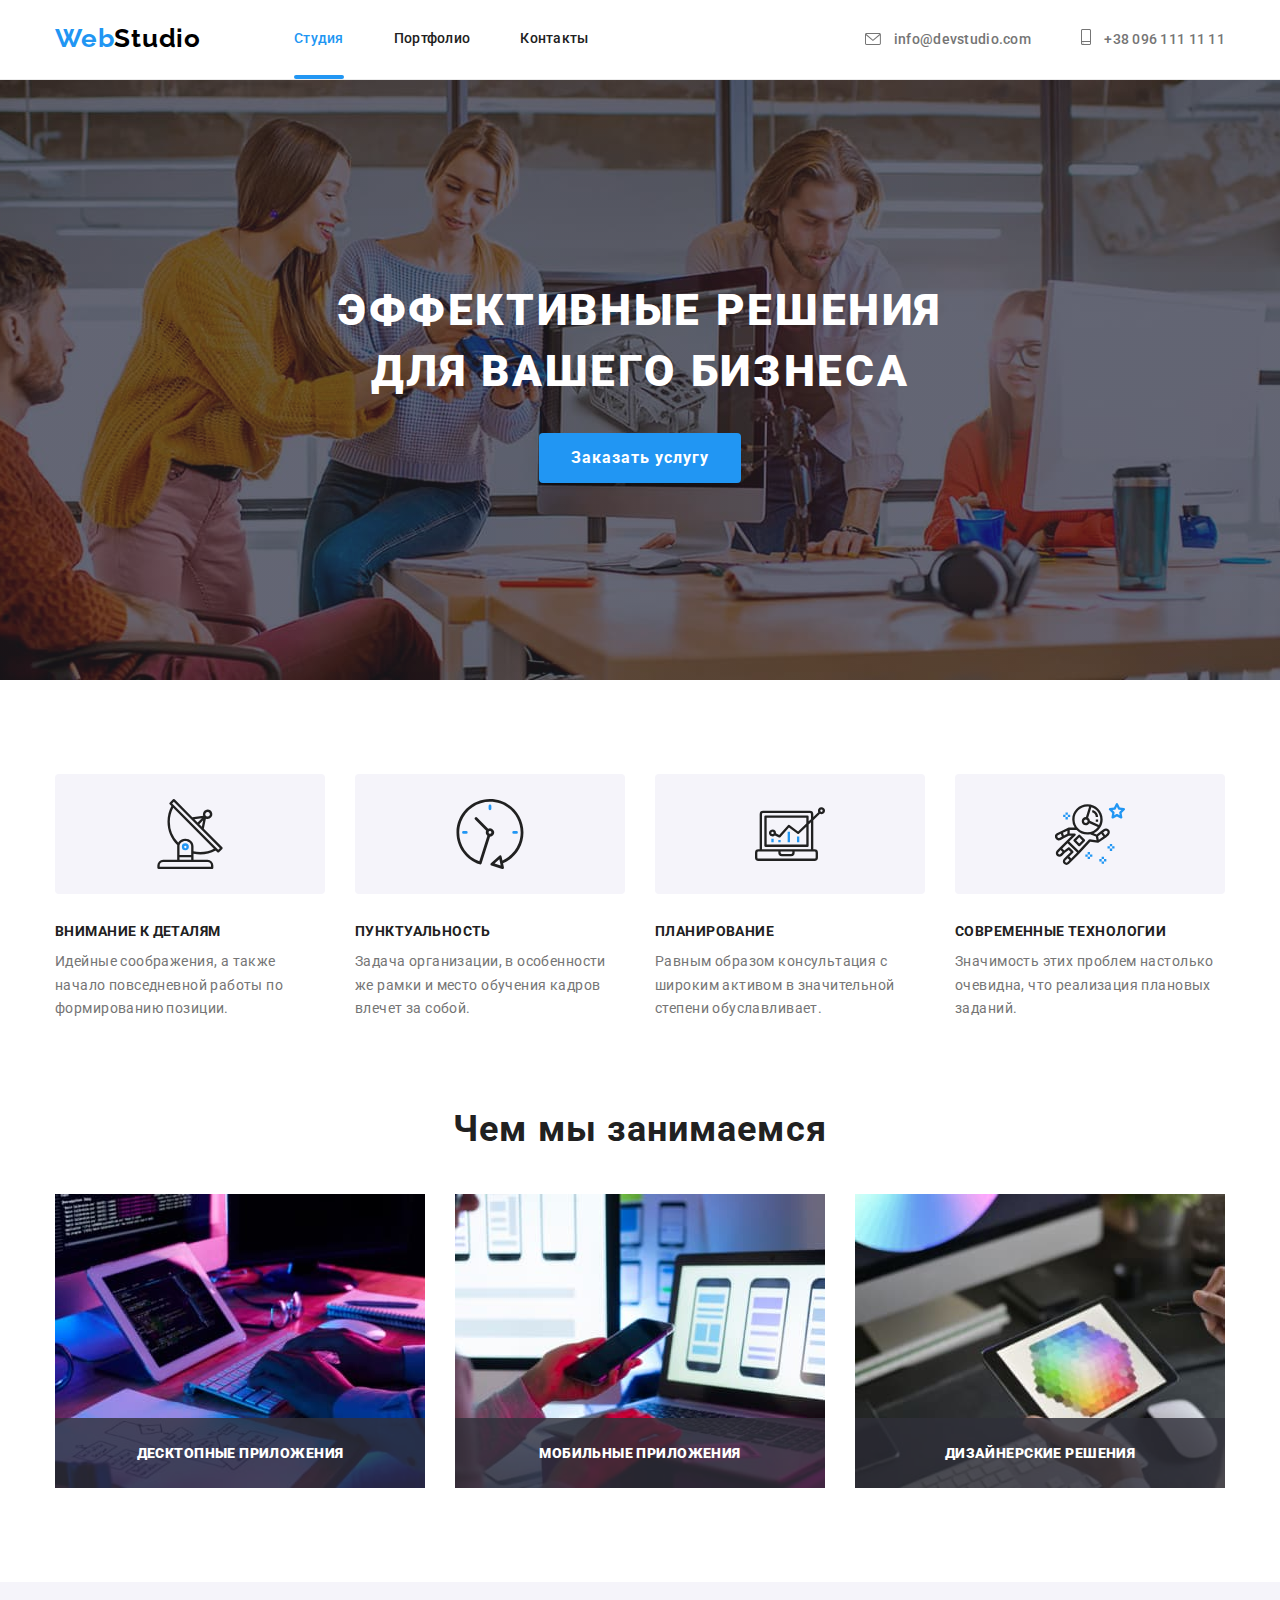
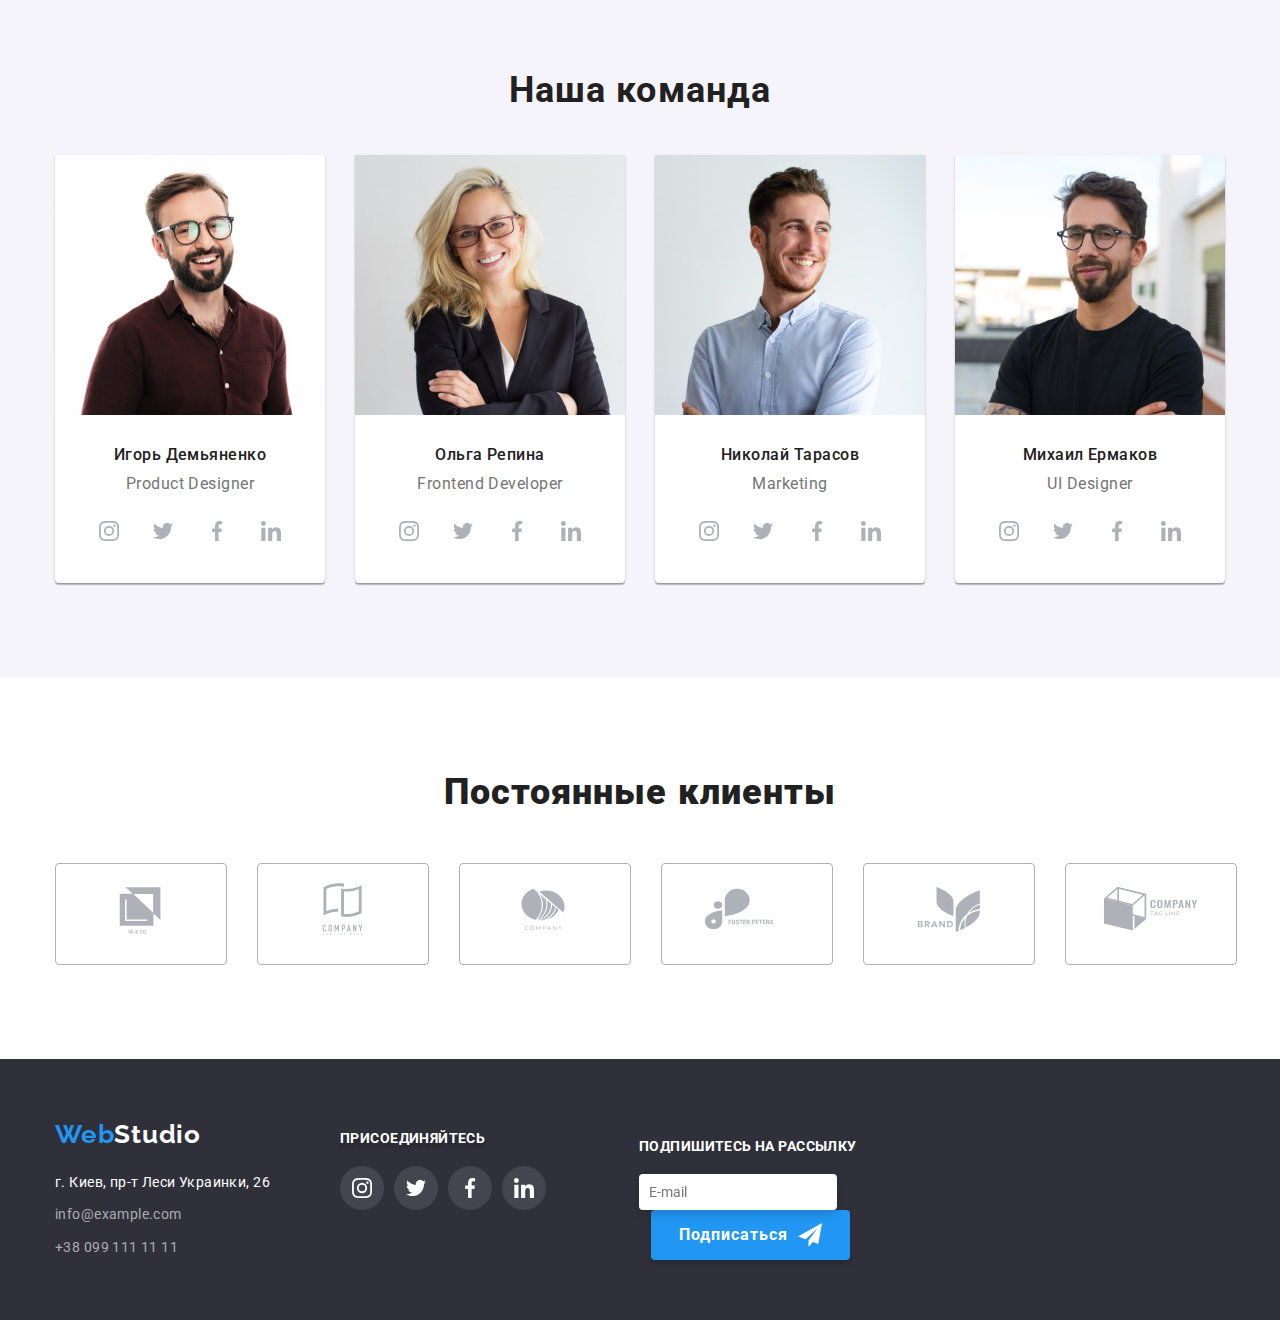
<file: index.html>
<!DOCTYPE html>
<html lang="ru">
  <head>
    <meta charset="UTF-8" />
    <meta http-equiv="X-UA-Compatible" content="IE=edge" />
    <meta name="viewport" content="width=device-width, initial-scale=1.0" />
    <title>Студия</title>

    <link rel="preconnect" href="https://fonts.googleapis.com" />
    <link rel="preconnect" href="https://fonts.gstatic.com" crossorigin />
    <link
      href="https://fonts.googleapis.com/css2?family=Raleway:wght@700&family=Roboto:wght@400;500;700;900&display=swap"
      rel="stylesheet"
    />
    <link
      rel="stylesheet"
      href="https://cdnjs.cloudflare.com/ajax/libs/modern-normalize/1.1.0/modern-normalize.min.css"
    />
    <link rel="stylesheet" href="./css/styles.css" />
  </head>
  <body>
    <!-- Хедер -->
    <header class="header">
      <div class="container header-container">
        <nav class="navigation">
          <a class="link logo-link" href="./index.html">
            <span class="logo-web">Web</span><span class="logo-studio">Studio</span>
          </a>
          <ul class="list">
            <li class="nav">
              <a class="link header-link line" href=""><span class="nav-color">Студия</span></a>
            </li>
            <li class="nav">
              <a class="link header-link" href="./portfolio.html">Портфолио</a>
            </li>
            <li class="nav">
              <a class="link header-link" href="">Контакты</a>
            </li>
          </ul>
        </nav>

        <ul class="header-contacts">
          <li class="list">
            <a class="link contacts-link" href="mailto:info@devstudio.com">
              <svg class="header-icon" width="16" height="12">
                <use href="./img/index-images/icons.svg#mail"></use>
              </svg>
              info@devstudio.com</a
            >
          </li>

          <li class="list">
            <a class="link contacts-link" href="tel:+380961111111">
              <svg class="header-icon" width="10" height="16">
                <use href="./img/index-images/icons.svg#smartphone"></use>
              </svg>
              +38 096 111 11 11</a
            >
          </li>
        </ul>
      </div>
    </header>
    <main>
      <!--Герой  -->
      <section class="overlay hero">
        <div class="container">
          <h1 class="hero-title">Эффективные решения для вашего бизнеса</h1>
          <button class="hero-button" type="button" data-modal-open>Заказать услугу</button>
        </div>
        <div class="backdrop is-hidden" data-modal>
          <div class="modal">
            <button class="modal-btn" data-modal-close>
              <svg width="18" height="18">
                <use href="./img/index-images/icons.svg#close-btn"></use>
              </svg>
            </button>
            <form action="" class="form">
              <b>Оставьте свои данные, мы вам перезвоним</b>
              <div class="form-field">
                <label for="username"> Имя </label>
                <input type="text" name="username" id="username" />
              </div>
              <div class="form-field">
                <label for="tel">Телефон </label><input type="tel" name="tel" id="tel" />
              </div>
              <div class="form-field">
                <label for="mail">Почта </label> <input type="email" name="mail" id="mail" />
              </div>
              <div class="comment form-field">
                <label for="comment"> Комментарий </label
                ><textarea
                  name="comment"
                  rows="4"
                  id="comment"
                  placeholder="Введите текст"
                ></textarea>
              </div>

              <div class="agreement">
                <input type="checkbox" name="agreement" />
                <p>
                  Соглашаюсь с рассылкой и принимаю
                  <a href="" target="_blank" rel="noopener noreferrer">Условия договора</a>
                </p>
              </div>
              <button type="submit">Отправить</button>
            </form>
          </div>
        </div>
      </section>

      <!-- особенности -->
      <section class="section features">
        <div class="container">
          <h2 class="hidden-title">Особенности</h2>
          <ul class="list">
            <li class="item">
              <div class="bg">
                <svg class="icon-btn" width="70" height="70">
                  <use href="./img/index-images/icons.svg#antenna"></use>
                </svg>
              </div>
              <h3 class="features-title">Внимание к деталям</h3>
              <p>
                Идейные соображения, а также начало повседневной работы по формированию позиции.
              </p>
            </li>

            <li class="item">
              <div class="bg">
                <svg width="70" height="70">
                  <use href="./img/index-images/icons.svg#clock"></use>
                </svg>
              </div>
              <h3 class="features-title">Пунктуальность</h3>
              <p>
                Задача организации, в особенности же рамки и место обучения кадров влечет за собой.
              </p>
            </li>
            <li class="item">
              <div class="bg">
                <svg width="70" height="70">
                  <use href="./img/index-images/icons.svg#diagram"></use>
                </svg>
              </div>
              <h3 class="features-title">Планирование</h3>
              <p>
                Равным образом консультация с широким активом в значительной степени обуславливает.
              </p>
            </li>
            <li class="item">
              <div class="bg">
                <svg width="70" height="70">
                  <use href="./img/index-images/icons.svg#astronaut"></use>
                </svg>
              </div>
              <h3 class="features-title">Современные технологии</h3>
              <p>Значимость этих проблем настолько очевидна, что реализация плановых заданий.</p>
            </li>
          </ul>
        </div>
      </section>
      <!-- Чем мы занимаемся -->
      <section class="section projects">
        <div class="container">
          <h2 class="projects-title">Чем мы занимаемся</h2>
          <ul class="list">
            <li class="item">
              <div class="project-img">
                <img src="./img/index-images/keyboard.jpg" alt="клавиатура" width="370" />
                <p class="project-info">Десктопные приложения</p>
              </div>
            </li>
            <li class="item">
              <div class="project-img">
                <img src="./img/index-images/laptop.jpg" alt="ноутбук" width="370" />
                <p class="project-info">Мобильные приложения</p>
              </div>
            </li>
            <li class="item">
              <div class="project-img">
                <img src="./img/index-images/tablet.jpg" alt="планшет" width="370" />
                <p class="project-info">Дизайнерские решения</p>
              </div>
            </li>
          </ul>
        </div>
      </section>
      <!-- Наша команда -->
      <section class="section team">
        <div class="container">
          <h2 class="team-title">Наша команда</h2>
          <ul class="list">
            <li class="team-item">
              <img
                class="img team-photo"
                src="./img/index-images/igor_demianenko.jpg"
                alt="photo Игорь_Демьяненко"
                width="270"
              />
              <h3 class="employee-title">Игорь Демьяненко</h3>
              <p class="employee-position" lang="en">Product Designer</p>

              <div class="social-links-list">
                <ul class="list">
                  <li class="icon-link">
                    <a class="social-links" href="">
                      <svg class="link-item" width="20" height="20">
                        <use href="./img/index-images/icons.svg#instagram"></use>
                      </svg>
                    </a>
                  </li>
                  <li class="icon-link">
                    <a class="social-links" href="">
                      <svg class="link-item" width="20" height="20">
                        <use href="./img/index-images/icons.svg#twitter"></use>
                      </svg>
                    </a>
                  </li>
                  <li class="icon-link">
                    <a class="social-links" href="">
                      <svg class="link-item" width="20" height="20">
                        <use href="./img/index-images/icons.svg#facebook"></use>
                      </svg>
                    </a>
                  </li>
                  <li class="icon-link">
                    <a class="social-links" href="">
                      <svg class="link-item" width="20" height="20">
                        <use href="./img/index-images/icons.svg#linkedin"></use>
                      </svg>
                    </a>
                  </li>
                </ul>
              </div>
            </li>
            <li class="team-item">
              <img
                class="img team-photo"
                src="./img/index-images/olga_repina.jpg"
                alt="photo Ольга_Репина"
                width="270"
              />
              <h3 class="employee-title">Ольга Репина</h3>
              <p class="employee-position" lang="en">Frontend Developer</p>
              <div class="social-links-list">
                <ul class="list">
                  <li class="icon-link">
                    <a class="social-links" href="">
                      <svg class="link-item" width="20" height="20">
                        <use href="./img/index-images/icons.svg#instagram"></use>
                      </svg>
                    </a>
                  </li>
                  <li class="icon-link">
                    <a class="social-links" href="">
                      <svg class="link-item" width="20" height="20">
                        <use href="./img/index-images/icons.svg#twitter"></use>
                      </svg>
                    </a>
                  </li>
                  <li class="icon-link">
                    <a class="social-links" href="">
                      <svg class="link-item" width="20" height="20">
                        <use href="./img/index-images/icons.svg#facebook"></use>
                      </svg>
                    </a>
                  </li>
                  <li class="icon-link">
                    <a class="social-links" href="">
                      <svg class="link-item" width="20" height="20">
                        <use href="./img/index-images/icons.svg#linkedin"></use>
                      </svg>
                    </a>
                  </li>
                </ul>
              </div>
            </li>
            <li class="team-item">
              <img
                class="img team-photo"
                src="./img/index-images/nikolay_tarasov.jpg"
                alt="photo Николай_Тарасов"
                width="270"
              />
              <h3 class="employee-title">Николай Тарасов</h3>
              <p class="employee-position" lang="en">Marketing</p>
              <div class="social-links-list">
                <ul class="list">
                  <li class="icon-link">
                    <a class="social-links" href="">
                      <svg class="link-item" width="20" height="20">
                        <use href="./img/index-images/icons.svg#instagram"></use>
                      </svg>
                    </a>
                  </li>
                  <li class="icon-link">
                    <a class="social-links" href="">
                      <svg class="link-item" width="20" height="20">
                        <use href="./img/index-images/icons.svg#twitter"></use>
                      </svg>
                    </a>
                  </li>
                  <li class="icon-link">
                    <a class="social-links" href="">
                      <svg class="link-item" width="20" height="20">
                        <use href="./img/index-images/icons.svg#facebook"></use>
                      </svg>
                    </a>
                  </li>
                  <li class="icon-link">
                    <a class="social-links" href="">
                      <svg class="link-item" width="20" height="20">
                        <use href="./img/index-images/icons.svg#linkedin"></use>
                      </svg>
                    </a>
                  </li>
                </ul>
              </div>
            </li>
            <li class="team-item">
              <img
                class="img team-photo"
                src="./img/index-images/mihail_ermakov.jpg"
                alt="photo Михаил_Ермаков"
                width="270"
              />
              <h3 class="employee-title">Михаил Ермаков</h3>
              <p class="employee-position" lang="en">UI Designer</p>
              <div class="social-links-list">
                <ul class="list">
                  <li class="icon-link">
                    <a class="social-links" href="">
                      <svg class="link-item" width="20" height="20">
                        <use href="./img/index-images/icons.svg#instagram"></use>
                      </svg>
                    </a>
                  </li>
                  <li class="icon-link">
                    <a class="social-links" href="">
                      <svg class="link-item" width="20" height="20">
                        <use href="./img/index-images/icons.svg#twitter"></use>
                      </svg>
                    </a>
                  </li>
                  <li class="icon-link">
                    <a class="social-links" href="">
                      <svg class="link-item" width="20" height="20">
                        <use href="./img/index-images/icons.svg#facebook"></use>
                      </svg>
                    </a>
                  </li>
                  <li class="icon-link">
                    <a class="social-links" href="">
                      <svg class="link-item" width="20" height="20">
                        <use href="./img/index-images/icons.svg#linkedin"></use>
                      </svg>
                    </a>
                  </li>
                </ul>
              </div>
            </li>
          </ul>
        </div>
      </section>
      <!-- Clients -->
      <section class="section">
        <div class="container">
          <h2 class="our-clients">Постоянные клиенты</h2>
          <ul class="clients-list list">
            <li class="clients-item">
              <a class="clients-link" href=""
                ><svg class="clients-icon" width="106" height="60">
                  <use href="./img/index-images/icons.svg#client1"></use>
                </svg>
              </a>
            </li>
            <li class="clients-item">
              <a class="clients-link" href=""
                ><svg class="clients-icon" width="106" height="60">
                  <use href="./img/index-images/icons.svg#client2"></use>
                </svg>
              </a>
            </li>
            <li class="clients-item">
              <a class="clients-link" href=""
                ><svg class="clients-icon" width="106" height="60">
                  <use href="./img/index-images/icons.svg#client3"></use>
                </svg>
              </a>
            </li>
            <li class="clients-item">
              <a class="clients-link" href=""
                ><svg class="clients-icon" width="106" height="60">
                  <use href="./img/index-images/icons.svg#client4"></use>
                </svg>
              </a>
            </li>
            <li class="clients-item">
              <a class="clients-link" href=""
                ><svg class="clients-icon" width="106" height="60">
                  <use href="./img/index-images/icons.svg#client5"></use>
                </svg>
              </a>
            </li>
            <li class="clients-item">
              <a class="clients-link" href=""
                ><svg class="clients-icon" width="106" height="60">
                  <use href="./img/index-images/icons.svg#client6"></use>
                </svg>
              </a>
            </li>
          </ul>
        </div>
      </section>
    </main>
    <!--Футер  -->
    <footer class="footer">
      <div class="container">
        <div class="address">
          <a class="link logo-link" href="./index.html"
            ><span class="logo-web">Web</span><span class="logo-studio-footer">Studio</span>
          </a>

          <address>
            <ul class="list-address">
              <li class="address-item">
                <a
                  class="link footer-address"
                  href="https://www.google.com/maps/d/u/0/viewer?msa=0&mid=10uSM3H-mIU3GznYo2szRIEphczw&ll=50.42732700000001%2C30.538092&z=17"
                  target="_blank"
                  rel="noopener noreferrer"
                  >г. Киев, пр-т Леси Украинки, 26</a
                >
              </li>
              <li class="address-item">
                <a class="link footer-contacts" href="mailto:info@example.com">info@example.com</a>
              </li>
              <li class="address-item">
                <a class="link footer-contacts" href="tel:+380991111111">+38 099 111 11 11</a>
              </li>
            </ul>
          </address>
        </div>
        <div class="join-us">
          <h2>присоединяйтесь</h2>
          <ul class="list">
            <li class="footer-links-list">
              <a class="footer-links" href="">
                <svg class="footer-item" width="20" height="20">
                  <use href="./img/index-images/icons.svg#instagram-wite"></use>
                </svg>
              </a>
            </li>
            <li class="footer-links-list">
              <a class="footer-links" href="">
                <svg class="footer-item" width="20" height="20">
                  <use href="./img/index-images/icons.svg#twitter-wite"></use>
                </svg>
              </a>
            </li>
            <li class="footer-links-list">
              <a class="footer-links" href="">
                <svg class="footer-item" width="20" height="20">
                  <use href="./img/index-images/icons.svg#facebook-wite"></use>
                </svg>
              </a>
            </li>
            <li class="footer-links-list">
              <a class="footer-links" href="">
                <svg class="footer-item" width="20" height="20">
                  <use href="./img/index-images/icons.svg#linkedin-wite"></use>
                </svg>
              </a>
            </li>
          </ul>
        </div>

        <div class="subscribe">
          <form action="">
            <h2>Подпишитесь на рассылку</h2>
            <label for="email"> </label> <input type="email" name="email" placeholder="E-mail" />
            <button type="submit">
              Подписаться
              <svg>
                <use href="img/index-images/icons.svg#icon_send" width="24" height="24"></use>
              </svg>
            </button>
          </form>
        </div>
      </div>
    </footer>
    <script src="./js/modal.js"></script>
  </body>
</html>
</file>
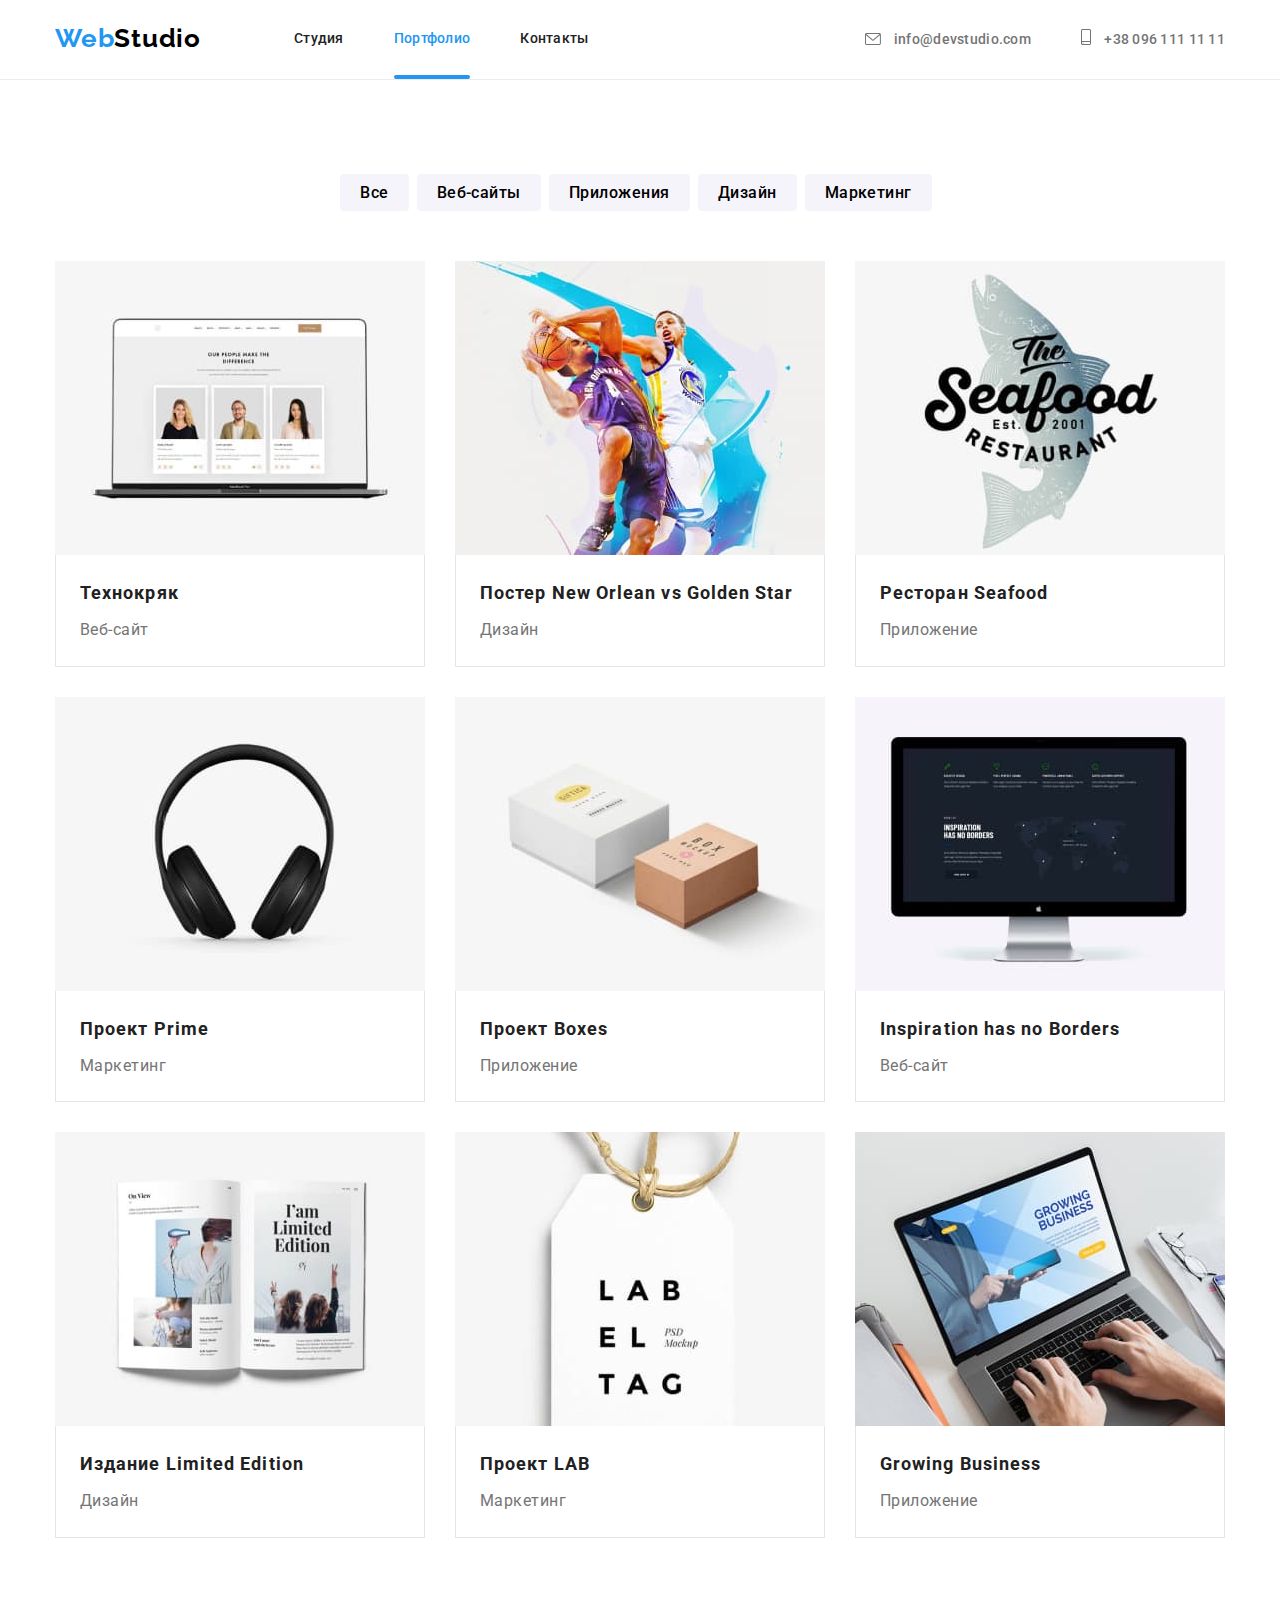
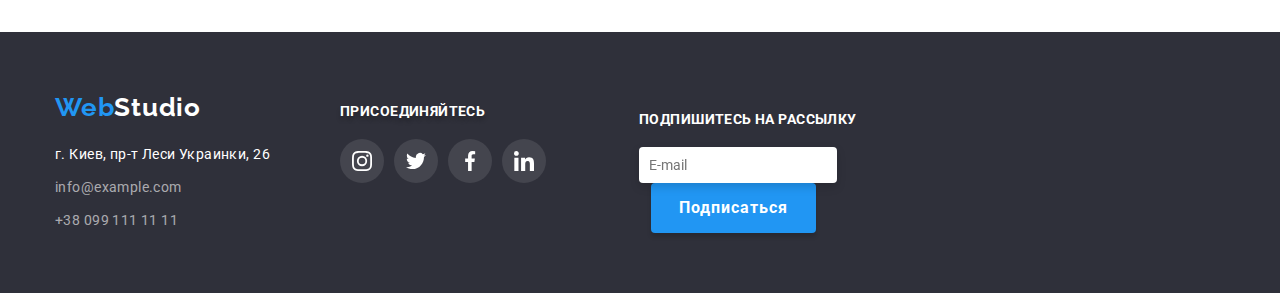
<file: portfolio.html>
<!DOCTYPE html>
<html lang="ru">
  <head>
    <meta charset="UTF-8" />
    <meta http-equiv="X-UA-Compatible" content="IE=edge" />
    <meta name="viewport" content="width=device-width, initial-scale=1.0" />
    <title>Студия</title>

    <link rel="preconnect" href="https://fonts.googleapis.com" />
    <link rel="preconnect" href="https://fonts.gstatic.com" crossorigin />
    <link
      href="https://fonts.googleapis.com/css2?family=Raleway:wght@700&family=Roboto:wght@400;500;700;900&display=swap"
      rel="stylesheet"
    />

    <link
      rel="stylesheet"
      href="https://cdnjs.cloudflare.com/ajax/libs/modern-normalize/1.1.0/modern-normalize.min.css"
    />
    <link rel="stylesheet" href="./css/styles.css" />
  </head>

  <body>
    <!-- Хедер -->
    <header class="header">
      <div class="container header-container">
        <nav class="navigation">
          <a class="link logo-link" href="./index.html">
            <span class="logo-web">Web</span><span class="logo-studio">Studio</span>
          </a>
          <ul class="list">
            <li class="nav">
              <a class="link header-link" href="./index.html"><span>Студия</span></a>
            </li>
            <li class="nav">
              <a class="link header-link line" href=""><span class="nav-color">Портфолио</span></a>
            </li>
            <li class="nav">
              <a class="link header-link" href="">Контакты</a>
            </li>
          </ul>
        </nav>

        <ul class="header-contacts">
          <li class="list">
            <a class="link contacts-link" href="mailto:info@devstudio.com">
              <svg class="header-icon" width="16" height="12">
                <use href="./img/index-images/icons.svg#mail"></use>
              </svg>
              info@devstudio.com</a
            >
          </li>

          <li class="list">
            <a class="link contacts-link" href="tel:+380961111111">
              <svg class="header-icon" width="10" height="16">
                <use href="./img/index-images/icons.svg#smartphone"></use>
              </svg>
              +38 096 111 11 11</a
            >
          </li>
        </ul>
      </div>
    </header>
    <main>
      <section class="section">
        <!-- Кнопки -->
        <div class="container">
          <h1 class="hidden-title">Проекты</h1>
          <ul class="list list-buttons">
            <li class="buttons">
              <button class="portfolio-button" type="button">Все</button>
            </li>
            <li class="buttons">
              <button class="portfolio-button" type="button">Веб-сайты</button>
            </li>

            <li class="buttons">
              <button class="portfolio-button" type="button">Приложения</button>
            </li>
            <li class="buttons">
              <button class="portfolio-button" type="button">Дизайн</button>
            </li>
            <li class="buttons">
              <button class="portfolio-button" type="button">Маркетинг</button>
            </li>
          </ul>

          <!-- Проекты -->
          <ul class="list projects-list">
            <li class="project-items">
              <a class="link" href="">
                <div class="portfolio-img">
                  <img
                    src="./img/portfolio-images/technokriak.jpg"
                    alt="Нуотбук с портфолио людей"
                    width="370"
                  />
                  <p>
                    Технокряк это современная площадка распространения коронавируса. Компании
                    используют эту платформу для цифрового шпионажа и атак на защищённые сервера
                    конкурентов.
                  </p>
                </div>
                <div class="card-desc">
                  <h2 class="portfolio-projects-title">Технокряк</h2>
                  <p class="portfolio-description">Веб-сайт</p>
                </div></a
              >
            </li>
            <li class="project-items">
              <a class="link" href="">
                <div class="portfolio-img">
                  <img
                    src="./img/portfolio-images/new-orlean-poster.jpg"
                    alt="Постер с двумя баскетболистами"
                    width="370"
                  />
                  <p>
                    Технокряк это современная площадка распространения коронавируса. Компании
                    используют эту платформу для цифрового шпионажа и атак на защищённые сервера
                    конкурентов.
                  </p>
                </div>
                <div class="card-desc">
                  <h2 class="portfolio-projects-title">Постер New Orlean vs Golden Star</h2>
                  <p class="portfolio-description">Дизайн</p>
                </div></a
              >
            </li>
            <li class="project-items">
              <a class="link" href=""
                ><div class="portfolio-img">
                  <img
                    src="./img/portfolio-images/seafood-restourant.jpg"
                    alt="Логотип ресторана"
                    width="370"
                  />
                  <p>
                    Технокряк это современная площадка распространения коронавируса. Компании
                    используют эту платформу для цифрового шпионажа и атак на защищённые сервера
                    конкурентов.
                  </p>
                </div>
                <div class="card-desc">
                  <h2 class="portfolio-projects-title">Ресторан Seafood</h2>
                  <p class="portfolio-description">Приложение</p>
                </div></a
              >
            </li>
            <li class="project-items">
              <a class="link" href="">
                <div class="portfolio-img">
                  <img src="./img/portfolio-images/prime-poject.jpg" alt="Наушники" width="370" />
                  <p>
                    Технокряк это современная площадка распространения коронавируса. Компании
                    используют эту платформу для цифрового шпионажа и атак на защищённые сервера
                    конкурентов.
                  </p>
                </div>
                <div class="card-desc">
                  <h2 class="portfolio-projects-title">Проект Prime</h2>
                  <p class="portfolio-description">Маркетинг</p>
                </div></a
              >
            </li>
            <li class="project-items">
              <a class="link" href="">
                <div class="portfolio-img">
                  <img
                    src="./img/portfolio-images/boxes-project.jpg"
                    alt="Две коробки"
                    width="370"
                  />
                  <p>
                    Технокряк это современная площадка распространения коронавируса. Компании
                    используют эту платформу для цифрового шпионажа и атак на защищённые сервера
                    конкурентов.
                  </p>
                </div>
                <div class="card-desc">
                  <h2 class="portfolio-projects-title">Проект Boxes</h2>
                  <p class="portfolio-description">Приложение</p>
                </div></a
              >
            </li>
            <li class="project-items">
              <a class="link" href="">
                <div class="portfolio-img">
                  <img
                    src="./img/portfolio-images/inspiration-has-no-borders.jpg"
                    alt=" Монитор"
                    width="370"
                  />
                  <p>
                    Технокряк это современная площадка распространения коронавируса. Компании
                    используют эту платформу для цифрового шпионажа и атак на защищённые сервера
                    конкурентов.
                  </p>
                </div>
                <div class="card-desc">
                  <h2 class="portfolio-projects-title">Inspiration has no Borders</h2>
                  <p class="portfolio-description">Веб-сайт</p>
                </div></a
              >
            </li>
            <li class="project-items">
              <a class="link" href="">
                <div class="portfolio-img">
                  <img src="./img/portfolio-images/limited-edition.jpg" alt="Книга" width="370" />
                  <p>
                    Технокряк это современная площадка распространения коронавируса. Компании
                    используют эту платформу для цифрового шпионажа и атак на защищённые сервера
                    конкурентов.
                  </p>
                </div>
                <div class="card-desc">
                  <h2 class="portfolio-projects-title">Издание Limited Edition</h2>
                  <p class="portfolio-description">Дизайн</p>
                </div></a
              >
            </li>
            <li class="project-items">
              <a class="link" href="">
                <div class="portfolio-img">
                  <img
                    src="./img/portfolio-images/lab-project.jpg"
                    alt="Бирка с логотипом компании"
                    width="370"
                  />
                  <p>
                    Технокряк это современная площадка распространения коронавируса. Компании
                    используют эту платформу для цифрового шпионажа и атак на защищённые сервера
                    конкурентов.
                  </p>
                </div>
                <div class="card-desc">
                  <h2 class="portfolio-projects-title">Проект LAB</h2>
                  <p class="portfolio-description">Маркетинг</p>
                </div></a
              >
            </li>
            <li class="project-items">
              <a class="link" href=""
                ><div class="portfolio-img">
                  <img
                    src="./img/portfolio-images/growing-business.jpg"
                    alt="Ноутбук"
                    width="370"
                  />
                  <p>
                    Технокряк это современная площадка распространения коронавируса. Компании
                    используют эту платформу для цифрового шпионажа и атак на защищённые сервера
                    конкурентов.
                  </p>
                </div>
                <div class="card-desc">
                  <h2 class="portfolio-projects-title">Growing Business</h2>
                  <p class="portfolio-description">Приложение</p>
                </div></a
              >
            </li>
          </ul>
        </div>
      </section>
    </main>
    <!--Футер  -->
    <footer class="footer">
      <div class="container">
        <div class="address">
          <a class="link logo-link" href="./index.html"
            ><span class="logo-web">Web</span><span class="logo-studio-footer">Studio</span>
          </a>

          <address>
            <ul class="list-address">
              <li class="address-item">
                <a
                  class="link footer-address"
                  href="https://www.google.com/maps/d/u/0/viewer?msa=0&mid=10uSM3H-mIU3GznYo2szRIEphczw&ll=50.42732700000001%2C30.538092&z=17"
                  target="_blank"
                  rel="noopener noreferrer"
                  >г. Киев, пр-т Леси Украинки, 26</a
                >
              </li>
              <li class="address-item">
                <a class="link footer-contacts" href="mailto:info@example.com">info@example.com</a>
              </li>
              <li class="address-item">
                <a class="link footer-contacts" href="tel:+380991111111">+38 099 111 11 11</a>
              </li>
            </ul>
          </address>
        </div>
        <div class="join-us">
          <h2>присоединяйтесь</h2>
          <ul class="list">
            <li class="footer-links-list">
              <a class="footer-links" href="">
                <svg class="footer-item" width="20" height="20">
                  <use href="./img/index-images/icons.svg#instagram-wite"></use>
                </svg>
              </a>
            </li>
            <li class="footer-links-list">
              <a class="footer-links" href="">
                <svg class="footer-item" width="20" height="20">
                  <use href="./img/index-images/icons.svg#twitter-wite"></use>
                </svg>
              </a>
            </li>
            <li class="footer-links-list">
              <a class="footer-links" href="">
                <svg class="footer-item" width="20" height="20">
                  <use href="./img/index-images/icons.svg#facebook-wite"></use>
                </svg>
              </a>
            </li>
            <li class="footer-links-list">
              <a class="footer-links" href="">
                <svg class="footer-item" width="20" height="20">
                  <use href="./img/index-images/icons.svg#linkedin-wite"></use>
                </svg>
              </a>
            </li>
          </ul>
        </div>
        <div class="subscribe">
          <form action="">
            <h2>Подпишитесь на рассылку</h2>
            <label for="email"> </label> <input type="email" name="email" placeholder="E-mail" />
            <button type="submit">Подписаться</button>
          </form>
        </div>
      </div>
    </footer>
  </body>
</html>
</file>
<file: css/styles.css>
/* accent color #2196F3 */
/* almost wite color #e5e5e5 */
/* wite color #FFFFFF */
/* hero and footer color #2F303A */
/* team background color #F5F4FA */
/* main text color #757575 */
/* title color #212121 */
/* footer address #FFFFFF99 */
/* background color #E5E5E5 */
/* hover btn color #188CE8 */

:root {
  --hero-footer-color: #2f303a;
  --team-background-color: #f5f4fa;
  --main-text-color: #757575;
  --accent-color: #2196f3;
  --accent-color-overlay: rgb(33, 150, 243, 0.9);
  --title-color: #212121;
  --wite-color: #fff;
  --footer-contacts-color: rgba(255, 255, 255, 0.6);
  --footer-sotial-links-color: rgba(255, 255, 255, 0.1);
  --background-color: #e5e5e5;
  --border-color: #eeeeee;
  --icon-color: #afb1b8;
  --overlay-color: rgba(47, 48, 58, 0.8);
  --button-hover-color: #188ce8;
  --backdrop-color: rgba(0, 0, 0, 0.2);
  --animation-style: cubic-bezier(0.4, 0, 0.2, 1);
}
h1,
h2,
h3,
h4,
h5,
h6,
p {
  margin: 0;
  padding: 0;
}
*,
*::before,
*::after {
  box-sizing: border-box;
}

.container {
  margin: 0 auto;
  width: 1200px;
  padding-left: 15px;
  padding-right: 15px;
  /* outline: solid 1px teal; */
  /* background-color: tomato; */
}
.section {
  padding-bottom: 94px;
  padding-top: 94px;
}

body {
  background-color: var(--wite-color);
  color: var(--main-text-color);

  font-family: 'Roboto', sans-serif;
  font-size: 14px;
  line-height: 1.7;
  letter-spacing: 0.03em;
}
.img,
.link {
  display: block;
}

.container .list {
  list-style: none;
  padding-left: 0;
  margin: 0;
}

.link,
.projects-list {
  text-decoration: none;
}
.project-items {
  display: inline-block;
}

/* Хедер */
.header a {
  padding-bottom: 32px;
  padding-top: 32px;
}
.header {
  background-color: var(--wite-color);
  border-bottom: 1px solid #ececec;
}
.header-container {
  height: 78.75px;
  padding-left: 15px;
}
.header-container,
.navigation,
.list {
  display: flex;
  align-items: center;
  padding-left: 0;
}
.header-container .logo-link {
  margin-right: 93px;
  padding-left: 15px;
}

.nav + .nav {
  margin-left: 50px;
}
.logo-web,
.logo-studio {
  color: var(--accent-color);

  font-family: 'Raleway', sans-serif;
  font-style: normal;
  font-weight: 700;
  font-size: 26px;
  line-height: 1.2;
  letter-spacing: 0.03em;
}
.logo-studio {
  color: black;
}
.header-contacts {
  display: flex;
  margin-left: auto;
}
.nav {
  position: relative;
}
.header-link {
  position: relative;
  color: var(--title-color);
  font-style: normal;
  font-weight: 500;
  font-size: 14px;
  line-height: 1.14;
  letter-spacing: 0.02em;
  transition: color 250ms var(--animation-style);
}

.line::after {
  content: '';
  position: absolute;
  left: 0;
  bottom: 0;
  width: 100%;
  height: 4px;
  border-radius: 2px;
  background-color: var(--accent-color);
}

.nav-color {
  color: var(--accent-color);
}
.header .list {
  padding-left: 0;
}
.contacts-link {
  font-weight: 500;
  font-style: normal;
  font-size: 14px;
  line-height: 1.5;
  letter-spacing: 0.02em;
}
.header-contacts .list:not(:first-child) {
  margin-left: 50px;
}
.header-link:hover,
.header-link:focus {
  color: var(--accent-color);
}
.contacts-link {
  color: var(--main-text-color);
  transition: color 250ms var(--animation-style);
}
.header-icon {
  display: inline-flex;
  align-items: center;
  margin-right: 10px;
  margin-bottom: -1px;
  fill: currentColor;
}
.contacts-link:hover,
.contacts-link:focus {
  color: var(--accent-color);
  fill: var(--accent-color);
}

/* Index.html */
/* Герой */
.hero,
.footer {
  background-color: var(--hero-footer-color);
}
.hero {
  padding: 0;
  padding-top: 200px;
  padding-bottom: 200px;
  text-align: center;
  background-image: url(../img/index-images/);
}
.overlay {
  background-image: linear-gradient(to right, rgba(47, 48, 58, 0.4), rgba(47, 48, 58, 0.4)),
    url(../img/index-images/hero-cover.jpg);
  background-size: cover;
  background-position: center;
  max-width: 1600px;
  max-height: 600px;
  margin-left: auto;
  margin-right: auto;
}

.hero-title {
  color: var(--wite-color);

  font-weight: 900;
  font-size: 44px;
  line-height: 1.4;
  text-align: center;
  letter-spacing: 0.06em;
  text-transform: uppercase;

  margin-top: 0;
  margin-bottom: 30px;
  width: 696px;
  margin-left: auto;
  margin-right: auto;
}
.backdrop {
  position: fixed;
  width: 100%;
  height: 100%;
  background-color: var(--backdrop-color);
  top: 0;
  left: 0;
  z-index: 1;
  transition: opacity 250ms, visibility 250ms;
}
.backdrop.is-hidden {
  opacity: 0;
  pointer-events: none;
  visibility: hidden;
}
.backdrop.is-hidden .modal {
  top: 50%;
  left: 50%;
  transform: translate(-50%, -50%) scale(0.5);
}

.modal {
  position: absolute;
  width: 528px;
  height: 581px;
  top: 50%;
  left: 50%;
  transform: translate(-50%, -50%) scale(1);
  transition: transform 250 ms;

  background: var(--wite-color);
  box-shadow: 0px 1px 3px rgba(0, 0, 0, 0.12), 0px 1px 1px rgba(0, 0, 0, 0.14),
    0px 2px 1px rgba(0, 0, 0, 0.2);
  border-radius: 4px;
}
.modal-btn {
  position: absolute;
  top: 8px;
  right: 8px;
  width: 30px;
  height: 30px;
  cursor: pointer;

  background-color: var(--wite-color);
  border-radius: 50%;
  border: 1px solid rgba(0, 0, 0, 0.1);
  display: flex;
  justify-content: center;
  align-items: center;
}
.form {
  padding: 40px;
  text-align: left;
}
.form-field {
  display: flex;
  flex-direction: column;
  margin-bottom: 10px;
}

.form b {
  font-style: normal;
  font-weight: 700;
  font-size: 20px;
  line-height: 23px;
  text-align: center;
  letter-spacing: 0.03em;
  color: var(--title-color);
  margin-bottom: 12px;
}
.form label {
  font-style: normal;
  font-weight: 400;
  font-size: 12px;
  line-height: 14px;
  letter-spacing: 0.01em;
  color: var(--main-text-color);
  margin-bottom: 4px;
}
.form-field input {
  border: 1px solid rgba(33, 33, 33, 0.2);

  border-radius: 4px;
  height: 40px;
}
.form-field textarea {
  resize: none;
  border: 1px solid rgba(33, 33, 33, 0.2);

  border-radius: 4px;
  padding: 12px 16px;
}
.comment {
  margin-bottom: 20px;
}
.form p {
  font-style: normal;
  font-weight: normal;
  font-size: 14px;
  line-height: 24px;

  letter-spacing: 0.03em;
  color: var(--main-text-color);
}
.agreement {
  display: flex;
  align-items: center;
  justify-content: center;
  margin-bottom: 30px;
}
.agreement input {
  margin-right: 9px;
}
.form button {
  display: block;
  margin-left: auto;
  margin-right: auto;
  border-radius: 4px;
  border: none;
  cursor: pointer;
  padding: 10px 55px;
  background-color: var(--accent-color);
  font-weight: 700;
  font-size: 16px;
  line-height: 30px;
  letter-spacing: 0.06em;

  color: var(--wite-color);
}

/* Кнопки */
.hero-button {
  background-color: var(--accent-color);
  color: var(--wite-color);

  cursor: pointer;
  transition: background-color 250ms var(--animation-style);
  font-family: inherit;
  font-weight: 700;
  font-size: 16px;
  line-height: 1.9;
  letter-spacing: 0.06em;

  padding: 10px 32px;
  border: none;
  border-radius: 4px;
  box-shadow: 0px 4px 4px rgba(0, 0, 0, 0.15);
  display: inline-block;
}
.hero-button:hover {
  background-color: var(--button-hover-color);
}

/* Особенности */
.hidden-title {
  position: absolute;
  width: 1px;
  height: 1px;
  margin: -1px;
  border: 0;
  padding: 0;

  white-space: nowrap;
  clip-path: inset(100%);
  clip: rect(0 0 0 0);
  overflow: hidden;
}
.features {
  padding-bottom: 0;
}

.features .list {
  padding: 0;
}
.features.item {
  width: 270px;
}
.features p {
  margin-bottom: 0;
  margin-top: 0;
}

.features-title {
  color: var(--title-color);

  font-weight: 700;
  font-size: 14px;
  line-height: 1.14;
  letter-spacing: 0.03em;
  text-transform: uppercase;
  margin-bottom: 10px;
  margin-top: 0;
}

.item:not(:first-child) {
  margin-left: 30px;
}

.bg {
  display: flex;
  background-color: var(--team-background-color);
  width: 270px;
  height: 120px;
  border-radius: 4px;
  margin-bottom: 30px;
  align-items: center;
  justify-content: center;
}

/* Чем мы занимаемся */

.projects-title,
.team-title {
  color: var(--title-color);

  font-weight: 700;
  font-size: 36px;
  line-height: 0.8;
  text-align: center;
  letter-spacing: 0.03em;

  margin-top: 0;
  margin-bottom: 50px;
}
.projects .list {
  flex-wrap: wrap;
}
.project-img {
  position: relative;
  line-height: 0;
}
.project-info {
  position: absolute;
  bottom: 0;
  left: 0;
  width: 100%;
  height: 70px;
  padding-bottom: 27px;
  padding-top: 27px;
  padding-left: auto;
  padding-right: auto;

  font-style: normal;
  font-weight: 900;
  font-size: 14px;
  line-height: 16px;
  text-align: center;
  letter-spacing: 0.03em;
  text-transform: uppercase;
  color: var(--wite-color);
  background-color: var(--overlay-color);
}

/* Наша команда */
.team {
  background-color: var(--team-background-color);
}
.employee-title {
  color: var(--title-color);

  font-weight: 500;
  font-size: 16px;
  line-height: 1.2;
  text-align: center;
  letter-spacing: 0.03em;
  margin-bottom: 10px;
  margin-top: 0;
}
.team-photo {
  margin-bottom: 30px;
}
.employee-position {
  font-size: 16px;
  line-height: 1.2;
  text-align: center;
  letter-spacing: 0.03em;
  margin-top: 0;
  margin-bottom: 0;
}
.team-item {
  background-color: var(--wite-color);
  box-shadow: 0px 1px 3px rgba(0, 0, 0, 0.12), 0px 1px 1px rgba(0, 0, 0, 0.14),
    0px 2px 1px rgba(0, 0, 0, 0.2);
  border-radius: 0px 0px 4px 4px;
}
.team-item:not(:first-child) {
  margin-left: 30px;
}
.team-item p {
  margin-bottom: 16px;
}
.emploee-links {
  padding-left: 32px;
  padding-right: 32px;
  padding-bottom: 30px;
  justify-content: center;
}
.social-links-list {
  padding-left: 32px;
  padding-right: 32px;
  padding-bottom: 30px;
}
.link-item {
  display: flex;
  justify-content: center;
  text-align: center;
  fill: var(--icon-color);
}
.social-links {
  display: flex;
  width: 44px;
  height: 44px;
  background-color: var(--wite-color);
  border-radius: 50%;
  justify-content: center;
  align-items: center;
  transition: background-color 250ms var(--animation-style);
}

.social-links:hover,
.social-links:focus {
  background-color: var(--accent-color);
}
.social-links:hover .link-item,
.social-links:focus .link-item {
  fill: var(--wite-color);
}
.icon-link:not(:last-child) {
  margin-right: 10px;
}
/* Clients */
.our-clients {
  font-weight: 900;
  font-size: 36px;
  line-height: 42px;
  text-align: center;
  letter-spacing: 0.03em;
  color: var(--title-color);
  margin-bottom: 50px;
}
.clients-item:not(:last-child) {
  margin-right: 30px;
}
.clients-link {
  display: inline-block;
  justify-content: center;

  border: 1px solid var(--icon-color);
  border-radius: 4px;
  padding: 16px 32px;
  color: var(--icon-color);
  transition: border 250ms var(--animation-style);
}
.clients-icon {
  fill: currentColor;
  transition: fill 250ms var(--animation-style);
}
.clients-link:hover .clients-icon,
.clients-link:focus .clients-icon {
  fill: var(--accent-color);
}
.clients-link:hover,
.clients-link:focus {
  border: 1px solid var(--accent-color);
}
/* Футер */
.footer {
  padding-bottom: 60px;
  padding-top: 60px;
}
.footer .container {
  display: flex;
  align-items: baseline;
}

.footer .logo-link {
  margin-bottom: 20px;
}
.address {
  flex-direction: column;
  display: flex;
}
.address .list {
  padding-left: 0;
}
.logo-studio-footer {
  color: var(--wite-color);

  font-family: 'Raleway', sans-serif;
  font-style: normal;
  font-weight: 700;
  font-size: 26px;
  line-height: 1.2;
  letter-spacing: 0.03em;
}
.list-address {
  list-style: none;
  padding-left: 0;
  margin: 0;
  margin-top: 0;
}
.address-item:not(:last-child) {
  margin-bottom: 9px;
}
.footer-address {
  color: var(--wite-color);

  font-style: normal;
  font-weight: 400;
  font-size: 14px;
  line-height: 1.7;

  letter-spacing: 0.03em;
}
.footer-contacts {
  color: var(--footer-contacts-color);

  font-style: normal;
  font-weight: 400;
  font-size: 14px;
  line-height: 1.7;
  letter-spacing: 0.03em;
}
.footer-contacts:hover,
.footer-contacts:focus {
  color: var(--wite-color);
}
.footer-contacts:focus {
  color: var(--wite-color);
}
/* Join us */
.join-us {
  margin-left: 70px;
  align-items: baseline;
}
.join-us h2 {
  font-weight: 700;
  font-size: 14px;
  line-height: 16px;
  letter-spacing: 0.03em;
  text-transform: uppercase;
  /* border: 1px solid #000000; */
  text-shadow: 0px 4px 4px rgba(0, 0, 0, 0.25);

  color: var(--wite-color);
  margin-bottom: 20px;
}
.footer-item {
  display: flex;
  justify-content: center;
  align-items: center;
}
.footer-links {
  display: inline-block;
  display: flex;
  justify-content: center;
  align-items: center;
  background-color: var(--footer-sotial-links-color);
  width: 44px;
  height: 44px;
  border-radius: 50%;
  transition: background-color 250ms var(--animation-style);
}
.footer-links-list:not(:last-child) {
  margin-right: 10px;
}

.footer-links:hover,
.footer-links:focus {
  background-color: var(--accent-color);
}
.subscribe {
  display: flex;
  align-self: flex-end;
  margin-left: 93px;
}
.subscribe h2 {
  font-style: normal;
  font-weight: 700;
  font-size: 14px;
  line-height: 16px;
  letter-spacing: 0.03em;
  text-transform: uppercase;
  color: var(--wite-color);
  margin-bottom: 20px;
}
.subscribe input {
  border: 1px solid rgba(255, 255, 255, 0.3);

  filter: drop-shadow(0px 4px 4px rgba(0, 0, 0, 0.15));
  border-radius: 4px;
  padding: 9px;
}
.subscribe button {
  display: flex;
  align-items: center;
  font-style: normal;
  font-weight: 700;
  font-size: 16px;
  line-height: 30px;
  letter-spacing: 0.06em;
  background-color: var(--accent-color);
  box-shadow: 0px 4px 4px rgba(0, 0, 0, 0.15);
  border: none;
  border-radius: 4px;
  color: var(--wite-color);
  padding: 10px 28px;
  margin-left: 12px;
}
.subscribe svg {
  width: 24px;
  height: 24px;
  margin-left: 10px;
}

/*  Portfolio.html */
/* Кнопки Portfolio */
.list-buttons {
  justify-content: center;
  margin-right: 8px;
}
.buttons {
  margin-bottom: 50px;
}

.portfolio-button {
  background: var(--team-background-color);
  border-radius: 4px;
  border: 0;

  cursor: pointer;

  font-family: inherit;
  font-weight: 500;
  font-size: 16px;
  line-height: 1.6;
  text-align: center;
  letter-spacing: 0.03em;

  margin-right: 8px;
  padding: 6px 20px;
  transition: background-color 250ms var(--animation-style), color 250ms var(--animation-style);
}

.portfolio-button:hover,
.portfolio-button:focus {
  background-color: var(--accent-color);
  color: var(--wite-color);
  box-shadow: 0px 3px 1px rgba(0, 0, 0, 0.1), 0px 1px 2px rgba(0, 0, 0, 0.08),
    0px 2px 2px rgba(0, 0, 0, 0.12);
  transition: box-shadow 250ms var(--animation-style);
}
.portfolio-projects-title {
  color: var(--title-color);

  font-family: inherit;
  font-weight: 700;
  font-size: 18px;
  line-height: 2;
  text-align: left;
  letter-spacing: 0.06em;
}
.portfolio-description {
  color: var(--main-text-color);

  font-style: normal;
  font-weight: 400;
  font-size: 16px;
  line-height: 1.9;
  text-align: left;
  letter-spacing: 0.03em;
}
.project-items a img {
  display: block;
  max-width: 100%;
  height: auto;
}

.projects-list {
  flex-wrap: wrap;
}
.project-items {
  margin-right: 30px;
  margin-bottom: 30px;
}
.portfolio-img {
  position: relative;
  overflow: hidden;
}

.portfolio-img::before {
  display: inline-block;
  content: '';
  position: absolute;
  top: 0;
  left: 0;
  width: 100%;
  height: 100%;
  background-color: var(--accent-color-overlay);

  transform: translateY(101%);
  transition: transform 250ms var(--animation-style);
}
.portfolio-img p {
  position: absolute;
  top: 0;
  left: 0;
  width: 100%;
  height: 100%;
  transform: translateY(101%);

  font-style: normal;
  font-weight: 400;
  font-size: 18px;
  line-height: 28px;
  letter-spacing: 0.03em;

  color: var(--wite-color);
  padding: 63px 24px;
  transition: transform 250ms var(--animation-style);
}
.project-items .link:hover ::before {
  transform: translateY(0);
}
.project-items .link:hover .portfolio-img p {
  transform: translateY(0);
}

.project-items .link:hover,
.project-items .link:focus {
  box-shadow: 0px 1px 1px rgba(0, 0, 0, 0.12), 0px 4px 4px rgba(0, 0, 0, 0.06),
    1px 4px 6px rgba(0, 0, 0, 0.16);
  transition: box-shadow 250ms var(--animation-style);
}

.project-items:nth-child(3n) {
  margin-right: 0;
}
.project-items:nth-last-child(-n + 3) {
  margin-bottom: 0;
}

.project-items .link {
  background-color: var(--wite-color);
  text-align: center;
}

.project-items .card-desc {
  border-bottom: 1px solid #e5e5e5;
  border-left: 1px solid #e5e5e5;
  border-right: 1px solid #e5e5e5;
}

.card-desc {
  padding-top: 20px;
  padding-left: 24px;
  padding-bottom: 20px;
}
.portfolio-projects-title {
  margin-bottom: 4px;
}
</file>
